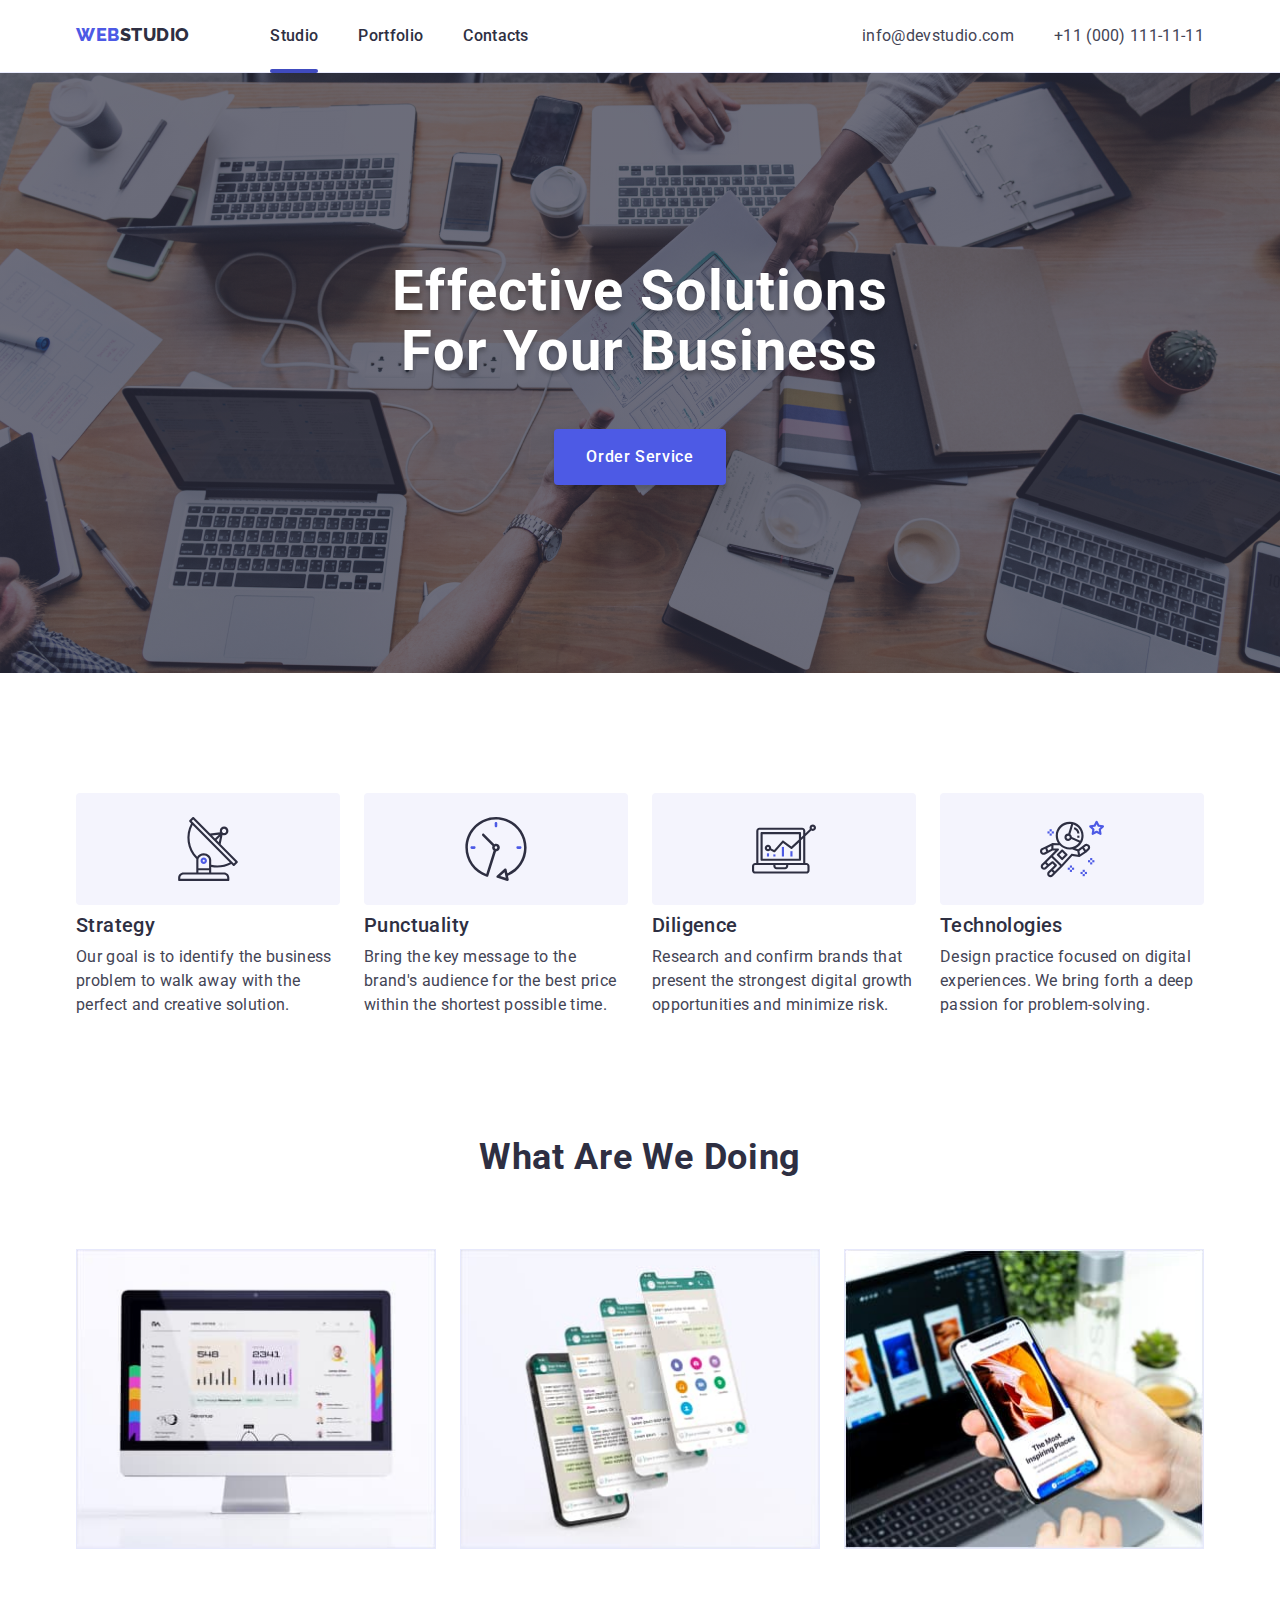
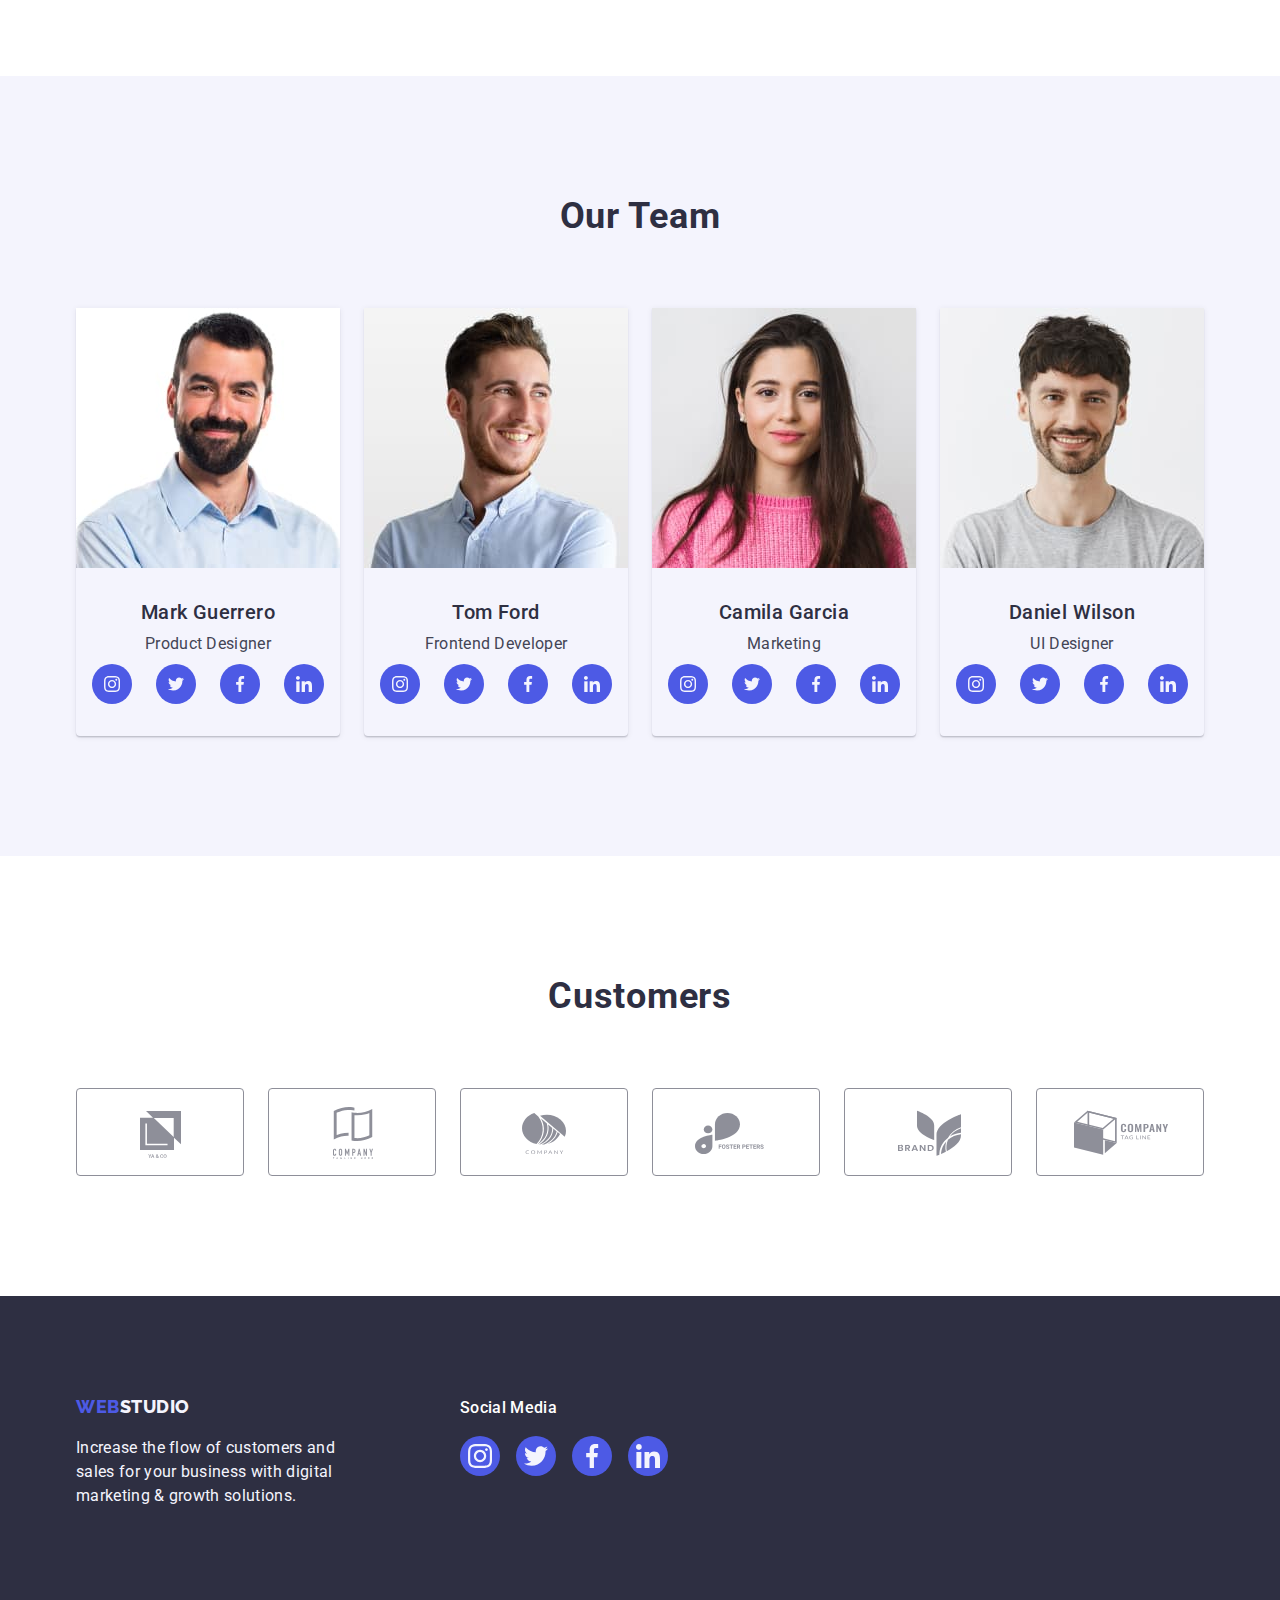
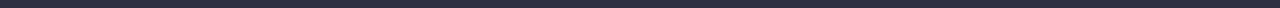
<file: index.html>
<!doctype html>

<html lang="en">
  <head>
    <meta charset="utf-8">
    <meta name="viewport" content="width=device-width, initial-scale-1.0">
    <meta name="description" content="GoIT Homework">
    <title>GoIT Homework 05</title>
    <link rel="stylesheet" href="css/style.css">
    <link rel="stylesheet" href="css/modern-normalize.css">
    <link rel="stylesheet" href="https://fonts.googleapis.com/css2?family=Raleway:wght@800&family=Roboto:wght@400;500;700;900&display=swap">
  </head>

  <body>
    <header class="body-header">
      <div class="header container">
        <nav>
          <a class="logo" href="index.html">
            WEB<span class="logo-header">STUDIO</span>
          </a>

          <ul class="navigation-list">
            <li>
              <a class="navigation-link navigation-active" href="index.html">Studio</a>
            </li>

            <li>
              <a class="navigation-link" href="portfolio.html">Portfolio</a>
            </li>

            <li>
              <a class="navigation-link" href="#">Contacts</a>
            </li>
          </ul>
        </nav>

        <address>
          <ul class="address-list">
            <li>
              <a class="address-link" href="mailto:info@devstudio.com">info@devstudio.com</a>
            </li>
            
            <li>
              <a class="address-link" href="tel:+110001111111">+11 (000) 111-11-11</a>
            </li>
          </ul>
        </address>
      </div>
    </header>

    <main>
      <section class="hero-section">
        <div class="hero container">
          <h1 class="hero-title">Effective Solutions for Your Business</h1>

          <button class="order-button" type="button" data-modal-open>
            Order Service
          </button>
        </div>
      </section>

      <section class="advantage-section">
        <div class="container">
          <ul class="advantage-list">
            <li class="advantage-item">
              <div class="advantage-background">
                <svg class="advantage-icon" width="64" height="64" viewBox="0 0 64 64">
                  <use href="images/icons.svg#strategy"></use>
                </svg>
              </div>
              <h3>Strategy</h3>
              <p>
                Our goal is to identify the business
                problem to walk away with the
                perfect and creative solution.
              </p>
            </li>

            <li class="advantage-item">
              <div class="advantage-background">
                <svg class="advantage-icon" width="64" height="64" viewBox="0 0 64 64">
                  <use href="images/icons.svg#punctuality"></use>
                </svg>
              </div>
              <h3>Punctuality</h3>
              <p>
                Bring the key message to the
                brand's audience for the best price
                within the shortest possible time.
              </p>
            </li>

            <li class="advantage-item">
              <div class="advantage-background">
                <svg class="advantage-icon" width="64" height="64" viewBox="0 0 64 64">
                  <use href="images/icons.svg#diligence"></use>
                </svg>
              </div>
              <h3>Diligence</h3>
              <p>
                Research and confirm brands that
                present the strongest digital growth
                opportunities and minimize risk.
              </p>
            </li>

            <li class="advantage-item">
              <div class="advantage-background">
                <svg class="advantage-icon" width="64" height="64" viewBox="0 0 64 64">
                  <use href="images/icons.svg#technologies"></use>
                </svg>
              </div>
              <h3>Technologies</h3>
              <p>
                Design practice focused on digital
                experiences. We bring forth a deep
                passion for problem-solving.
              </p>
            </li>
          </ul>
        </div>
      </section>

      <section class="service-section">
        <div class="container">
          <h2 class="service-title">What are we doing</h2>

          <ul class="service-list">
            <li>
              <img
                src="images/dashboard-statistics.jpg"
                alt="A monitor presenting graphical data"
                width="360"
              >
            </li>

            <li>
              <img
                src="images/mobile-messaging.jpg"
                alt="Smartphone visualizing messaging feature"
                width="360"
              >
            </li>

            <li>
              <img
                src="images/mobile-application.jpg"
                alt="Smartphone in hand showing some web content"
                width="360"
              >
            </li>
          </ul>
        </div>
      </section>

      <section class="team-section">
        <div class="container">
          <h2 class="team-title">Our Team</h2>

          <ul class="team-list">
            <li class="team-item">
              <img
                src="images/member-mark-guerrero-product-designer.jpg"
                alt="Mark Guerrero"
                width="264"
              >
              <div class="team-details">
                <h3>Mark Guerrero</h3>
                <p>Product Designer</p>
                <ul class="team-socmed-list">
                  <li>
                    <a class="team-socmed-item" href="#" target="_blank" rel="noreferrer noopener">
                      <svg class="team-socmed-icon" width="16" height="16" viewBox="0 0 16 16">
                        <use href="images/icons.svg#instagram"></use>
                      </svg>
                    </a>
                  </li>

                  <li>
                    <a class="team-socmed-item" href="#" target="_blank" rel="noreferrer noopener">
                      <svg class="team-socmed-icon" width="16" height="16" viewBox="0 0 16 16">
                        <use href="images/icons.svg#twitter"></use>
                      </svg>
                    </a>
                  </li>

                  <li>
                    <a class="team-socmed-item" href="#" target="_blank" rel="noreferrer noopener">
                      <svg class="team-socmed-icon" width="16" height="16" viewBox="0 0 16 16">
                        <use href="images/icons.svg#facebook"></use>
                      </svg>
                    </a>
                  </li>

                  <li>
                    <a class="team-socmed-item" href="#" target="_blank" rel="noreferrer noopener">
                      <svg class="team-socmed-icon" width="16" height="16" viewBox="0 0 16 16">
                        <use href="images/icons.svg#linkedin"></use>
                      </svg>
                    </a>
                  </li>
                </ul>
              </div>
            </li>

            <li class="team-item">
              <img
                src="images/member-tom-ford-frontend-developer.jpg"
                alt="Tom Ford"
                width="264"
              >
              <div class="team-details">
                <h3>Tom Ford</h3>
                <p>Frontend Developer</p>
                <ul class="team-socmed-list">
                  <li>
                    <a class="team-socmed-item" href="#" target="_blank" rel="noreferrer noopener">
                      <svg class="team-socmed-icon" width="16" height="16" viewBox="0 0 24 24">
                        <use href="images/icons.svg#instagram"></use>
                      </svg>
                    </a>
                  </li>

                  <li>
                    <a class="team-socmed-item" href="#" target="_blank" rel="noreferrer noopener">
                      <svg class="team-socmed-icon" width="16" height="16" viewBox="0 0 16 16">
                        <use href="images/icons.svg#twitter"></use>
                      </svg>
                    </a>
                  </li>

                  <li>
                    <a class="team-socmed-item" href="#" target="_blank" rel="noreferrer noopener">
                      <svg class="team-socmed-icon" width="16" height="16" viewBox="0 0 16 16">
                        <use href="images/icons.svg#facebook"></use>
                      </svg>
                    </a>
                  </li>

                  <li>
                    <a class="team-socmed-item" href="#" target="_blank" rel="noreferrer noopener">
                      <svg class="team-socmed-icon" width="16" height="16" viewBox="0 0 16 16">
                        <use href="images/icons.svg#linkedin"></use>
                      </svg>
                    </a>
                  </li>
                </ul>
              </div>
            </li>

            <li class="team-item">
              <img
                src="images/member-camila-garcia-marketing.jpg"
                alt="Camila Garcia"
                width="264"
              >
              <div class="team-details">
                <h3>Camila Garcia</h3>
                <p>Marketing</p>
                <ul class="team-socmed-list">
                  <li>
                    <a class="team-socmed-item" href="#" target="_blank" rel="noreferrer noopener">
                      <svg class="team-socmed-icon" width="16" height="16" viewBox="0 0 24 24">
                        <use href="images/icons.svg#instagram"></use>
                      </svg>
                    </a>
                  </li>

                  <li>
                    <a class="team-socmed-item" href="#" target="_blank" rel="noreferrer noopener">
                      <svg class="team-socmed-icon" width="16" height="16" viewBox="0 0 16 16">
                        <use href="images/icons.svg#twitter"></use>
                      </svg>
                    </a>
                  </li>

                  <li>
                    <a class="team-socmed-item" href="#" target="_blank" rel="noreferrer noopener">
                      <svg class="team-socmed-icon" width="16" height="16" viewBox="0 0 16 16">
                        <use href="images/icons.svg#facebook"></use>
                      </svg>
                    </a>
                  </li>

                  <li>
                    <a class="team-socmed-item" href="#" target="_blank" rel="noreferrer noopener">
                      <svg class="team-socmed-icon" width="16" height="16" viewBox="0 0 16 16">
                        <use href="images/icons.svg#linkedin"></use>
                      </svg>
                    </a>
                  </li>
                </ul>
              </div>
            </li>

            <li class="team-item">
              <img
                src="images/member-daniel-wilson-ui-designer.jpg"
                alt="Daniel Wilson"
                width="264"
              >
              <div class="team-details">
                <h3>Daniel Wilson</h3>
                <p>UI Designer</p>
                <ul class="team-socmed-list">
                  <li>
                    <a class="team-socmed-item" href="#" target="_blank" rel="noreferrer noopener">
                      <svg class="team-socmed-icon" width="16" height="16" viewBox="0 0 24 24">
                        <use href="images/icons.svg#instagram"></use>
                      </svg>
                    </a>
                  </li>

                  <li>
                    <a class="team-socmed-item" href="#" target="_blank" rel="noreferrer noopener">
                      <svg class="team-socmed-icon" width="16" height="16" viewBox="0 0 16 16">
                        <use href="images/icons.svg#twitter"></use>
                      </svg>
                    </a>
                  </li>

                  <li>
                    <a class="team-socmed-item" href="#" target="_blank" rel="noreferrer noopener">
                      <svg class="team-socmed-icon" width="16" height="16" viewBox="0 0 16 16">
                        <use href="images/icons.svg#facebook"></use>
                      </svg>
                    </a>
                  </li>

                  <li>
                    <a class="team-socmed-item" href="#" target="_blank" rel="noreferrer noopener">
                      <svg class="team-socmed-icon" width="16" height="16" viewBox="0 0 16 16">
                        <use href="images/icons.svg#linkedin"></use>
                      </svg>
                    </a>
                  </li>
                </ul>
              </div>
            </li>
          </ul>
        </div>
      </section>

      <section class="customer-section">
        <div class="container">
          <h2 class="customer-title">Customers</h2>

          <ul class="customer-list">
            <li class="customer-item">
              <svg class="customer-icon" width="104" height="56" viewBox="0 0 104 56">
                <use href="images/icons.svg#customer1"></use>
              </svg>
            </li>

            <li class="customer-item">
              <svg class="customer-icon" width="104" height="56" viewBox="0 0 104 56">
                <use href="images/icons.svg#customer2"></use>
              </svg>
            </li>

            <li class="customer-item">
              <svg class="customer-icon" width="104" height="56" viewBox="0 0 104 56">
                <use href="images/icons.svg#customer3"></use>
              </svg>
            </li>

            <li class="customer-item">
              <svg class="customer-icon" width="104" height="56" viewBox="0 0 104 56">
                <use href="images/icons.svg#customer4"></use>
              </svg>
            </li>

            <li class="customer-item">
              <svg class="customer-icon" width="104" height="56" viewBox="0 0 104 56">
                <use href="images/icons.svg#customer5"></use>
              </svg>
            </li>

            <li class="customer-item">
              <svg class="customer-icon" width="104" height="56" viewBox="0 0 104 56">
                <use href="images/icons.svg#customer6"></use>
              </svg>
            </li>
          </ul>
        </div>
      </section>

      <div class="backdrop conceal" data-modal>
        <div class="modal">
          <button class="modal-close" type="button" data-modal-close>
            <svg class="modal-close-icon" viewBox="0 0 8 8">
              <use href="images/icons.svg#modal-close"></use>
            </svg>
          </button>
        </div>
      </div>

      <script
        src="./js/modal.js">
      </script>
    </main>

    <footer class="body-footer">
      <div class="footer container">
        <div>
          <a class="logo" href="index.html">
            WEB<span class="footer-logo">STUDIO</span>
          </a>
          <p class="footer-text">
            Increase the flow of customers and
            sales for your business with digital
            marketing & growth solutions.
          </p>
        </div>
        
        <div>
          <p class="footer-socmed">Social Media</p>
  
          <ul class="footer-socmed-list">
            <li>
              <a class="footer-socmed-item" href="#" target="_blank" rel="noreferrer noopener">
                <svg class="footer-socmed-icon" width="24" height="24" viewBox="0 0 24 24">
                  <use href="images/icons.svg#instagram"></use>
                </svg>
              </a>
            </li>
            
            <li>
              <a class="footer-socmed-item" href="#" target="_blank" rel="noreferrer noopener">
                <svg class="footer-socmed-icon" width="24" height="24" viewBox="0 0 16 16">
                  <use href="images/icons.svg#twitter"></use>
                </svg>
              </a>
            </li>
  
            <li>
              <a class="footer-socmed-item" href="#" target="_blank" rel="noreferrer noopener">
                <svg class="footer-socmed-icon" width="24" height="24" viewBox="0 0 16 16">
                  <use href="images/icons.svg#facebook"></use>
                </svg>
              </a>
            </li>
  
            <li>
              <a class="footer-socmed-item" href="#" target="_blank" rel="noreferrer noopener">
                <svg class="footer-socmed-icon" width="24" height="24" viewBox="0 0 16 16">
                  <use href="images/icons.svg#linkedin"></use>
                </svg>
              </a>
            </li>
          </ul>
        </div>
      </div>
    </footer>
  </body>
</html>
</file>
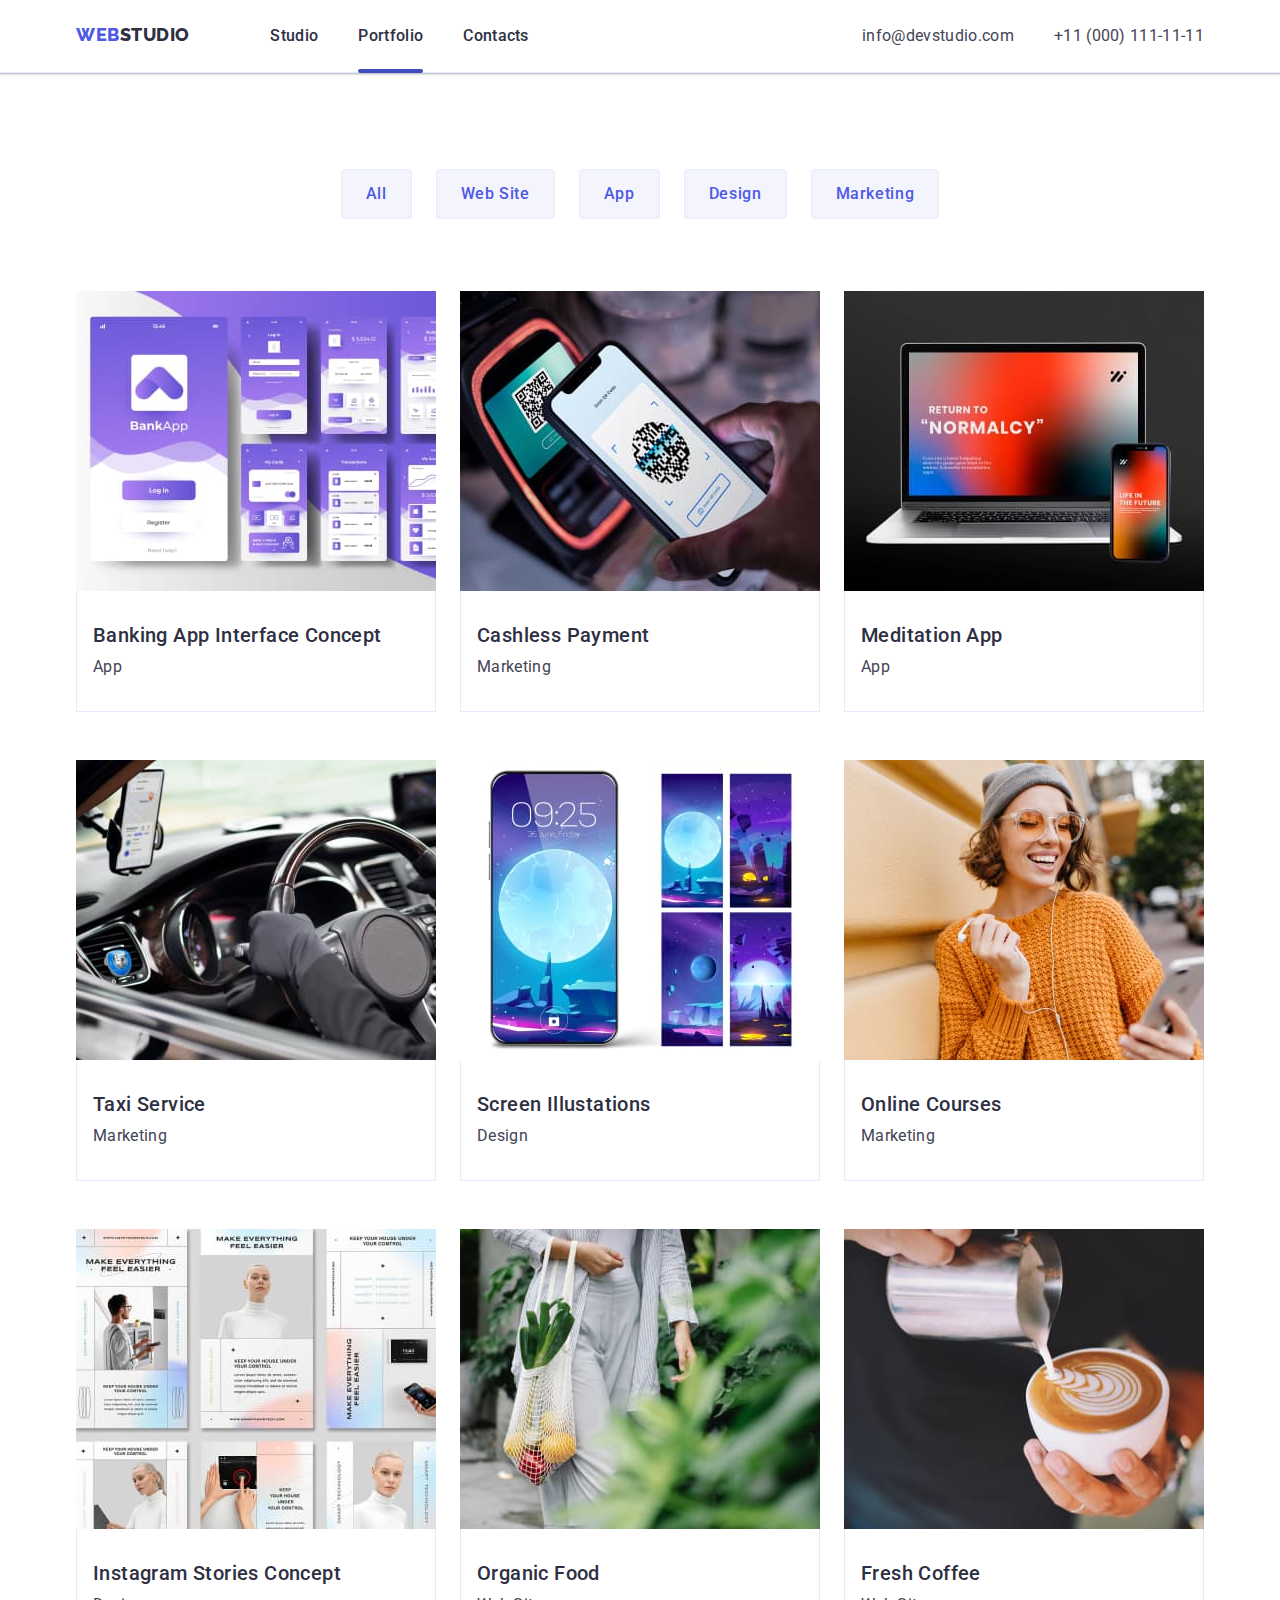
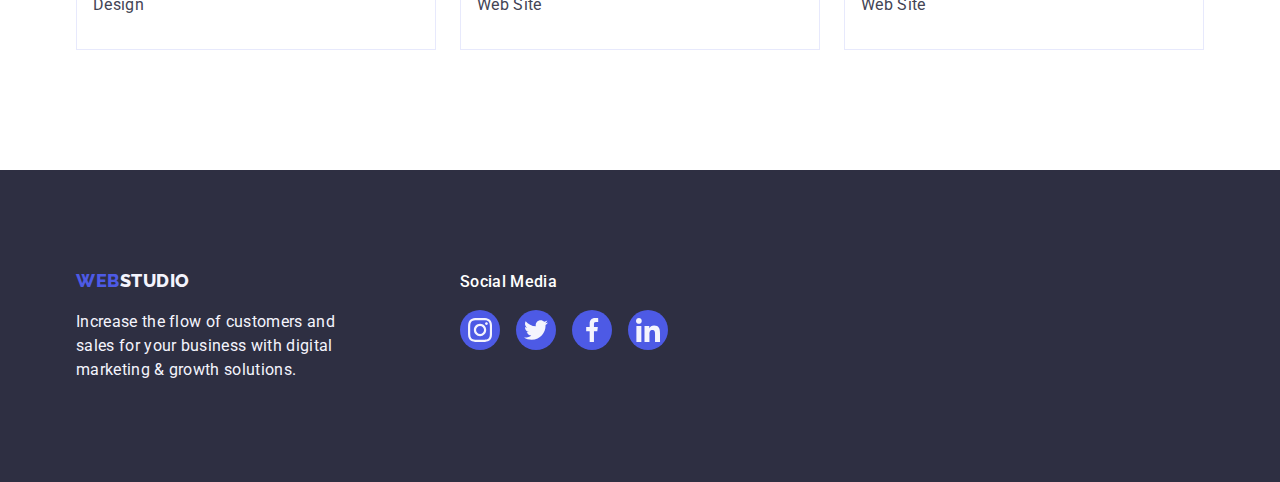
<file: portfolio.html>
<!doctype html>

<html lang="en">
  <head>
    <meta charset="utf-8"/>
    <meta name="viewport" content="width=device-width, initial-scale-1.0"/>
    <meta name="description" content="GoIT Homework"/>
    <title>Portfolio</title>
    <link rel="stylesheet" href="css/style.css">
    <link rel="stylesheet" href="css/modern-normalize.css">
    <link rel="stylesheet" href="https://fonts.googleapis.com/css2?family=Raleway:wght@800&family=Roboto:wght@400;500;700;900&display=swap">
  </head>

  <body>
    <header class="body-header">
      <div class="header container">
        <nav>
          <a class="logo" href="index.html">
            WEB<span class="logo-header">STUDIO</span>
          </a>

          <ul class="navigation-list">
            <li class="navigation-item">
              <a class="navigation-link" href="index.html">Studio</a>
            </li>

            <li class="navigation-item">
              <a class="navigation-link navigation-active" href="portfolio.html">Portfolio</a>
            </li>

            <li class="navigation-item">
              <a class="navigation-link" href="#">Contacts</a>
            </li>
          </ul>
        </nav>

        <address>
          <ul class="address-list">
            <li>
              <a class="address-link" href="mailto:info@devstudio.com">info@devstudio.com</a>
            </li>
            
            <li>
              <a class="address-link" href="tel:+110001111111">+11 (000) 111-11-11</a>
            </li>
          </ul>
        </address>
      </div>
    </header>

    <main>
      <section class="portfolio-section">
        <div class="container">
          <ul class="filter-list">
            <li>
              <button class="filter-button" type="button">
                All
              </button>
            </li>

            <li>
              <button class="filter-button" type="button">
                Web Site
              </button>
            </li>

            <li>
              <button class="filter-button" type="button">
                App
              </button>
            </li>

            <li>
              <button class="filter-button" type="button">
                Design
              </button>
            </li>

            <li>
              <button class="filter-button" type="button">
                Marketing
              </button>
            </li>
          </ul>

          <ul class="portfolio-list">
            <li>
              <a class="portfolio-item" href="#">
                <div class="portfolio-card">
                  <img
                    src="images/portfolio-bank-app-ui.jpg"
                    alt="Bank application concept design for smartphones"
                    width="360"
                    height="300"
                  />
                  <p class="portfolio-content">
                    Lorem ipsum dolor sit, amet consectetur adipisicing elit.
                    Culpa explicabo veniam rerum velit tempora, assumenda necessitatibus.
                    Dolore, debitis. Debitis facilis harum numquam eos autem repellendus!
                  </p>
                </div>
                <div class="portfolio-description">
                  <h3>Banking App Interface Concept</h3>
                  <p>App</p>
                </div>
              </a>
            </li>

            <li>
              <a class="portfolio-item" href="#">
                <div class="portfolio-card">
                  <img
                  src="images/portfolio-cashless-payment.jpg"
                  alt="Smartphone scanning a QR Code for transaction"
                  width="360"
                  height="300"
                  />
                  <p class="portfolio-content">
                    Lorem ipsum dolor sit amet consectetur adipisicing elit.
                    Voluptatibus tempora, autem corrupti tempore sunt eius, commodi ea velit dolor necessitatibus molestiae.
                    Accusantium nisi animi natus!
                  </p>
                </div>
                <div class="portfolio-description">
                  <h3>Cashless Payment</h3>
                  <p>Marketing</p>
                </div>
              </a>
            </li>

            <li>
              <a class="portfolio-item" href="#">
                <div class="portfolio-card">
                  <img
                    src="images/portfolio-device-application.jpg"
                    alt="Homepage design in screen of laptop and smartphone"
                    width="360"
                    height="300"
                  />
                  <p class="portfolio-content">
                    Lorem ipsum, dolor sit amet consectetur adipisicing elit.
                    Quod dolore nisi, reprehenderit libero voluptas possimus alias? Libero, cupiditate.
                    Aperiam voluptatibus doloribus blanditiis perspiciatis quam magnam!
                  </p>
                </div>
                <div class="portfolio-description">
                  <h3>Meditation App</h3>
                  <p>App</p>
                </div>
              </a>
            </li>

            <li>
              <a class="portfolio-item" href="#">
                <div class="portfolio-card">
                  <img
                    src="images/portfolio-taxi-service.jpg"
                    alt="Smartphone used to locate destination while in transport"
                    width="360"
                    height="300"
                  />
                  <p class="portfolio-content">
                    Lorem ipsum dolor sit amet consectetur adipisicing elit.
                    Vel eaque harum nulla eos fugiat id ullam maxime dolorem, hic dicta odit.
                    Dolorem a corrupti laudantium?
                  </p>
                </div>
                <div class="portfolio-description">
                  <h3>Taxi Service</h3>
                  <p>Marketing</p>
                </div>
              </a>
            </li>

            <li>
              <a class="portfolio-item" href="#">
                <div class="portfolio-card">
                  <img
                    src="images/portfolio-smartphone-wallpaper.jpg"
                    alt="Wallpaper designs for smartphones"
                    width="360"
                    height="300"
                  />
                  <p class="portfolio-content">
                    Lorem ipsum dolor, sit amet consectetur adipisicing elit.
                    Commodi accusamus excepturi earum maiores in fugiat quia,
                    ipsum, minima consectetur, cupiditate ut laborum nobis et odit.
                  </p>
                </div>
                <div class="portfolio-description">
                  <h3>Screen Illustations</h3>
                  <p>Design</p>
                </div>
              </a>
            </li>

            <li>
              <a class="portfolio-item" href="#">
                <div class="portfolio-card">
                  <img
                    src="images/portfolio-female-model.jpg"
                    alt="A female using smartphone watching video in hand and listening via earphones"
                    width="360"
                    height="300"
                  />
                  <p class="portfolio-content">
                    Lorem ipsum dolor sit amet, consectetur adipisicing elit.
                    Quos veritatis voluptatem exercitationem! Nostrum quae distinctio iste deserunt repellendus dolores!
                    Itaque non distinctio consequuntur nobis inventore?
                  </p>
                </div>
                <div class="portfolio-description">
                  <h3>Online Courses</h3>
                  <p>Marketing</p>
                </div>
              </a>
            </li>

            <li>
              <a class="portfolio-item" href="#">
                <div class="portfolio-card">
                  <img
                    src="images/portfolio-instagram-guide.jpg"
                    alt="Image guide for posting stories on Instagram"
                    width="360"
                    height="300"
                  />
                  <p class="portfolio-content">
                    Lorem ipsum, dolor sit amet consectetur adipisicing elit.
                    Molestiae labore maxime vel atque nesciunt quaerat.Animi, ut maiores!
                    Officia velit iusto, quibusdam ad dicta enim!
                  </p>
                </div>
                <div class="portfolio-description">
                  <h3>Instagram Stories Concept</h3>
                  <p>Design</p>
                </div>
              </a>
            </li>

            <li>
              <a class="portfolio-item" href="#">
                <div class="portfolio-card">
                  <img
                    src="images/portfolio-organic-food.jpg"
                    alt="Fruits and vegetables in net bag carried by a person"
                    width="360"
                    height="300"
                  />
                  <p class="portfolio-content">
                    Lorem ipsum dolor sit amet consectetur adipisicing elit.
                    Omnis, cupiditate, itaque odio alias, nemo non nobis voluptatem corrupti iure optio ipsam!
                    Odit consequuntur facilis officiis.
                  </p>
                </div>
                <div class="portfolio-description">
                  <h3>Organic Food</h3>
                  <p>Web Site</p>
                </div>
              </a>
            </li>

            <li>
              <a class="portfolio-item" href="#">
                <div class="portfolio-card">
                  <img
                    src="images/portfolio-fresh-coffee.jpg"
                    alt="A barista doing a latte art by pouring milk in a cup of coffee"
                    width="360"
                    height="300"
                  />
                  <p class="portfolio-content">
                    Lorem ipsum dolor sit amet consectetur, adipisicing elit.
                    Omnis culpa quod atque ut deserunt laboriosam quidem.
                    At sapiente nemo dignissimos temporibus quae eos obcaecati quos.
                  </p>
                </div>
                <div class="portfolio-description">
                  <h3>Fresh Coffee</h3>
                  <p>Web Site</p>
                </div>
              </a>
            </li>
          </ul>
        </div>
      </section>
    </main>

    <footer class="body-footer">
      <div class="footer container">
        <div>
          <a class="logo" href="index.html">
            WEB<span class="footer-logo">STUDIO</span>
          </a>
          <p class="footer-text">
            Increase the flow of customers and
            sales for your business with digital
            marketing & growth solutions.
          </p>
        </div>
        
        <div>
          <p class="footer-socmed">Social Media</p>
  
          <ul class="footer-socmed-list">
            <li>
              <a class="footer-socmed-item" href="#" target="_blank" rel="noreferrer noopener">
                <svg class="footer-socmed-icon" width="24" height="24" viewBox="0 0 24 24">
                  <use href="images/icons.svg#instagram"></use>
                </svg>
              </a>
            </li>
            
            <li>
              <a class="footer-socmed-item" href="#" target="_blank" rel="noreferrer noopener">
                <svg class="footer-socmed-icon" width="24" height="24" viewBox="0 0 16 16">
                  <use href="images/icons.svg#twitter"></use>
                </svg>
              </a>
            </li>
  
            <li>
              <a class="footer-socmed-item" href="#" target="_blank" rel="noreferrer noopener">
                <svg class="footer-socmed-icon" width="24" height="24" viewBox="0 0 16 16">
                  <use href="images/icons.svg#facebook"></use>
                </svg>
              </a>
            </li>
  
            <li>
              <a class="footer-socmed-item" href="#" target="_blank" rel="noreferrer noopener">
                <svg class="footer-socmed-icon" width="24" height="24" viewBox="0 0 16 16">
                  <use href="images/icons.svg#linkedin"></use>
                </svg>
              </a>
            </li>
          </ul>
        </div>
      </div>
    </footer>
  </body>
</html>
</file>
<file: css/style.css>
/* --- Color Scheme --- */
:root {
  --iris: #4d5ae5;
  --ocean: #404bbf;
  --navyblue: #2e2f42;
  --navyblue-modal: #2e2f4266;
  --green: #31d0aa;
  --slate: #434455;
  --lightslate: #8e8f99;
  --cornflower: #e7e9fc;
  --cloud: #f4f4fd;
  --modal: #abacb3;
  --grey: #808080;
  --white: #fff;
  --dairy: #fcfcfc;

  --hero-gradient: #2e2f42b3;

  --shadow-text: #00000040;
  --shadow-box: #00000026;

  --shadow-side: #2e2f4214;
  --shadow-bottom: #2e2f4229;

  --filter-one: #0000001f;
  --filter-two: #00000014;
  --filter-three: #0000001a;

  --shadow-modal-one: #00000033;
  /* --shadow-modal-two: #00000033; filter one*/
  --shadow-modal-three: #00000024;

  --animation: 250ms cubic-bezier(0.4, 0, 0.2, 1);
}
/* --- Color Scheme --- */

/* ---- Typography ---- */
body {
  margin: 0;
  padding: 0;
  font-family: Roboto, sans-serif;
  font-size: 16px;
  font-weight: 400;
  line-height: 24px;
  letter-spacing: .32px;
}

h1, h2, h3, h4, h5, h6 {
  margin: 0;
  padding: 0;
  font-family: Roboto, sans-serif;
  font-style: normal;
  text-transform: capitalize;
}

h1 {
  font-size: 56px;
  font-weight: 700;
  line-height: 60px;
  letter-spacing: 1.12px;
}

h2 {
  font-size: 36px;
  font-weight: 700;
  line-height: 40px;
  letter-spacing: .72px;
}

h3 {
  color: var(--navyblue);
  font-size: 20px;
  font-weight: 500;
  line-height: 24px;
  letter-spacing: .4px;
}

a {
  text-decoration: none;
  cursor: pointer;
}

p {
  color: var(--slate);
  margin: 0;
  padding: 0;
}

button {
  border: none;
  outline: none;
  cursor: pointer;
}

ul {
  margin: 0;
  padding: 0;
  list-style: none;
}

.container {
  width: 1158px;
  margin: 0 auto;
  padding: 0 15px;
}

.logo {
  color: var(--iris);
  font-family: Raleway, sans-serif;
  font-size: 18px;
  font-weight: 800;
  line-height: 21px;
  letter-spacing: .54px;
}
/* ---- Typography ---- */

/* --- Header Style --- */
.body-header {
  background: var(--white);
  border-bottom: 1px solid var(--cornflower);
  box-shadow: 0px 1px 6px 0px var(--shadow-side),
              0px 1px 1px 0px var(--shadow-bottom),
              0px 2px 1px 0px var(--shadow-side);
}

.header {
  display: flex;
  align-items:flex-start;
  justify-content: space-between;
}

.logo-header {
  color: var(--navyblue);
}

.navigation-list {
  display: inline-flex;
  align-items: flex-start;
  gap: 40px;
  margin: 24px 0 24px 76px;
}

.navigation-link {
  color: var(--navyblue);
  font-weight: 500;
  text-decoration: none;
  position: relative;
  transition: color var(--animation);
}

.navigation-link:hover::after {
  width: 100%;
}

.navigation-link::after {
  content: '';
  border-radius: 2px;
  width: 0;
  height: 4px;
  background-color: var(--ocean);
  position: absolute;
  bottom: -27.5px;
  left: 0;
  transition: width var(--animation);
}

.navigation-active::after {
  width: 100%;
}

.address-list {
  display: inline-flex;
  align-items: flex-start;
  gap: 40px;
  margin: 24px 0;
}

.address-link {
  color: var(--slate);
  font-style: normal;
  text-decoration: none;
  transition: color var(--animation);
}

.navigation-link:hover,
.navigation-link:focus,
.address-link:hover,
.address-link:focus {
  color: var(--ocean);
}
/* --- Header Style --- */

/* ---- Main Style ---- */

/* Hero Section */
.hero-section {
  background: var(--navyblue);
  background: linear-gradient( var(--hero-gradient), 
                               var(--hero-gradient) ), 
              url('../images/people-office-1.jpg');
  background-repeat: no-repeat;
  background-position: center;
  background-size: cover;
  padding: 188px 0;
}

.hero {
  display: flex;
  flex-direction: column;
  align-items: center;
  justify-content: center;
}

.hero-title {
  color: var(--white);
  text-align: center;
  text-shadow: 0px 4px 4px var(--shadow-text);
  width: 496px;
  margin-bottom: 48px;
}

.order-button {
/* Button Style */
  background-color: var(--iris);
  border-radius: 4px;
  box-shadow: 0px 4px 4px 0px var(--shadow-box);
  padding: 16px 32px;
  transition: background-color var(--animation);
/* Text Style */
  color: var(--white);
  font-family: Roboto, sans-serif;
  font-size: 16px;
  font-weight: 500;
  line-height: 24px;
  letter-spacing: .64px;
}

.order-button:hover,
.order-button:focus {
  background-color: var(--ocean);
}

.backdrop {
  background-color: var(--navyblue-modal);
  display: block;
  position: fixed;
  top: 0;
  left: 0;
  width: 100%;
  height: 100%;
  opacity: 1;
  transition: opacity var(--animation);
}

.backdrop.conceal {
  opacity: 0;
  pointer-events: none;
}

.modal {
  position: absolute;
  top: 50%;
  left: 50%;
  min-width: 408px;
  min-height: 584px;
  background-color: var(--dairy);
  box-shadow: 0px 2px 1px 0px var(--shadow-modal-one),
              0px 1px 3px 0px var(--filter-one),
              0px 1px 1px 0px var(--shadow-modal-three);;
  border-radius: 4px;
  transform: translate(-50%, -50%) scale(1);
  transition: transform var(--animation);
}

.modal-close {
  background-color: var(--cornflower);
  width: 24px;
  height: 24px;
  border-radius: 50%;
  color: var(--navyblue);
  border: 1px solid var(--navyblue-modal);
  position: absolute;
  right: 24px;
  top: 24px;
  transition: color var(--animation),
              background-color var(--animation),
              border-color var(--animation);
}

.modal-close-icon {
  width: 8px;
  height: 10px;
  fill: currentColor;
}

.modal-close:hover {
  color: var(--cloud);
  background-color: var(--ocean);
  border-color: var(--ocean);
}
/* Hero Section */

/* Advantage Section */
.advantage-section {
  background: var(--white);
  padding-top: 120px;
}

.advantage-list {
  display: flex;
  justify-content: space-between;
  align-items: center;
  gap: 24px;
}

.advantage-item {
  display: flex;
  flex-direction: column;
  gap: 8px;
  text-align: left;
}

.advantage-background {
  background: var(--cloud);
  display: flex;
  justify-content: center;
  align-items: center;
  border-radius: 4px;
  width: 264px/*100%*/;
  height: 112px;
}
/* Advantage Section */

/* Service Section */
.service-section {
  background: var(--white);
  flex-direction: column;
  justify-content: center;
  align-items: center;
  padding: 120px 0;
}

.service-title {
  color: var(--navyblue);
  text-align: center;
  margin-bottom: 72px;
}

.service-list {
  display: flex;
  justify-content: space-between;
  align-items: center;
  gap: 24px;
}

.service-list img {
  border: 1px solid var(--cornflower);
}
/* Service Section */

/* Team Section */
.team-section {
  background: var(--cloud);
  padding: 120px 0;
}

.team-title {
  color: var(--navyblue);
  text-align: center;
  margin-bottom: 72px;
}

.team-list {
  display: flex;
  justify-content: space-between;
  align-items: center;
  gap: 24px;
}

.team-item {
  display: flex;
  flex-direction: column;
  justify-content: center;
  align-items: center;
  gap: 32px;
  border-radius: 0px 0px 4px 4px;
  background: var(--color-white);
  box-shadow: 0px 2px 1px 0px var(--shadow-side),
              0px 1px 1px 0px var(--shadow-bottom),
              0px 1px 6px 0px var(--shadow-side);
}

.team-details {
  display: flex;
  width: 232px;
  flex-direction: column;
  justify-content: center;
  align-items: center;
  gap: 8px;
  margin-bottom: 32px;
}

.team-socmed-list {
  display: inline-flex;
  gap: 24px;
}

.team-socmed-item {
  width: 40px;
  height: 40px;
  border-radius: 50%;
  display: flex;
  align-items: center;
  justify-content: center;
  background-color: var(--iris);
  transition: background-color var(--animation);
}

.team-socmed-item:hover,
.team-socmed-item:focus {
  background-color: var(--ocean);
}

.team-socmed-icon {
  width: auto;
  fill: var(--cloud);
}
/* Team Section */

/* Customer Section */
.customer-section {
  display: flex;
  justify-content: center;
  align-items: center;
  flex-direction: column;
  padding: 120px 0;
}

.customer-title {
  color: var(--navyblue);
  text-align: center;
  margin-bottom: 72px;
}

.customer-list {
  display: inline-flex;
  align-items: center;
  gap: 24px;
}

.customer-item {
  display: flex;
  justify-content: center;
  align-items: center;
  width: 168px;
  height: 88px;
  border-radius: 4px;
  border: 1px solid var(--lightslate);
  transition: border var(--animation);
}

.customer-icon {
  width: auto;
  fill: var(--lightslate);
  transition: fill var(--animation);
}

.customer-item:hover,
.customer-item:focus {
  border: 1px solid var(--ocean);
}

.customer-item:hover svg,
.customer-item:focus svg {
  fill: var(--ocean);
}
/* Customer Section */
/* ---- Main Style ---- */

/* --- Footer Style --- */
.body-footer {
  background-color: var(--navyblue);
  padding: 100px 0;
}

.footer {
  display: flex;
  align-items: flex-start;
  gap: 120px
}

.footer-logo {
  color: var(--cloud);
}

.footer-text {
  color: var(--cloud);
  width: 264px;
  margin-top: 16px;
}

.footer-socmed {
  color: var(--white);
  font-weight: 500;
}

.footer-socmed-list {
  display: inline-flex;
  align-items: flex-start;
  gap: 16px;
  margin-top: 16px;
}

.footer-socmed-item {
  width: 40px;
  height: 40px;
  border-radius: 50%;
  display: flex;
  align-items: center;
  justify-content: center;
  background-color: var(--iris);
  transition: background-color var(--animation);
}

.footer-socmed-item:hover,
.footer-socmed-item:focus {
  background-color: var(--green);
}

.footer-socmed-icon {
  width: auto;
  fill: var(--cloud);
}
/* --- Footer Style --- */

/* -- Portfolio Style -- */
.portfolio-section {
  flex-direction: column;
  padding: 96px 0 120px;
}

.filter-list {
  display: flex;
  justify-content: center;
  align-items: center;
  gap: 24px;
  margin-bottom: 72px;
}

.filter-button {
/* Button Style */
  background: var(--cloud);
  border: 1px solid var(--cornflower);
  border-radius: 4px;
/* Text Style */
  color: var(--iris);
  padding: 12px 24px;
  font-family: Roboto, sans-serif;
  font-size: 16px;
  font-style: normal;
  font-weight: 500;
  line-height: 24px;
  letter-spacing: .64px;
  transition: background-color var(--animation),
              border var(--animation),
              box-shadow var(--animation);
}

.filter-button:hover,
.filter-button:focus {
/* Button Style */
  background-color: var(--ocean);
  border: 1px solid var(--ocean);
  box-shadow: 0px 2px 2px 0px var(--filter-one),
              0px 2px 1px 0px var(--filter-two),
              0px 3px 1px 0px var(--filter-three);
/* Text Style */
  color: var(--white);
}

.portfolio-list {
  display: flex;
  flex-wrap: wrap;
  justify-content: space-between;
  align-items: center;
  row-gap: 48px;
  column-gap: 24px;
}

.portfolio-item {
  display: flex;
  flex-direction: column;
  background: var(--white);
  transition: box-shadow var(--animation);
}

.portfolio-item:hover,
.portfolio-item:focus {
  box-shadow: 0px 2px 1px 0px var(--shadow-side),
              0px 1px 1px 0px var(--shadow-bottom),
              0px 1px 6px 0px var(--shadow-side);
  cursor: pointer;
}

.portfolio-card {
  position: relative;
  overflow: hidden;
  height: 300px;
}

.portfolio-content {
  position: absolute;
  top: 0;
  height: 100%;
  width: 100%;
  padding: 40px 32px;
  background-color: var(--iris);
  color: var(--cloud);
  transform: translateY(100%);
  transition: transform var(--animation);
}

.portfolio-item:hover .portfolio-content {
  transform: translateY(0);
}

.portfolio-description {
  display: flex;
  flex-direction: column;
  gap: 8px;
  padding: 32px 16px;
  border-bottom: 1px solid var(--cornflower);
  border-left: 1px solid var(--cornflower);
  border-right: 1px solid var(--cornflower);
}
/* -- Portfolio Style -- */
</file>
